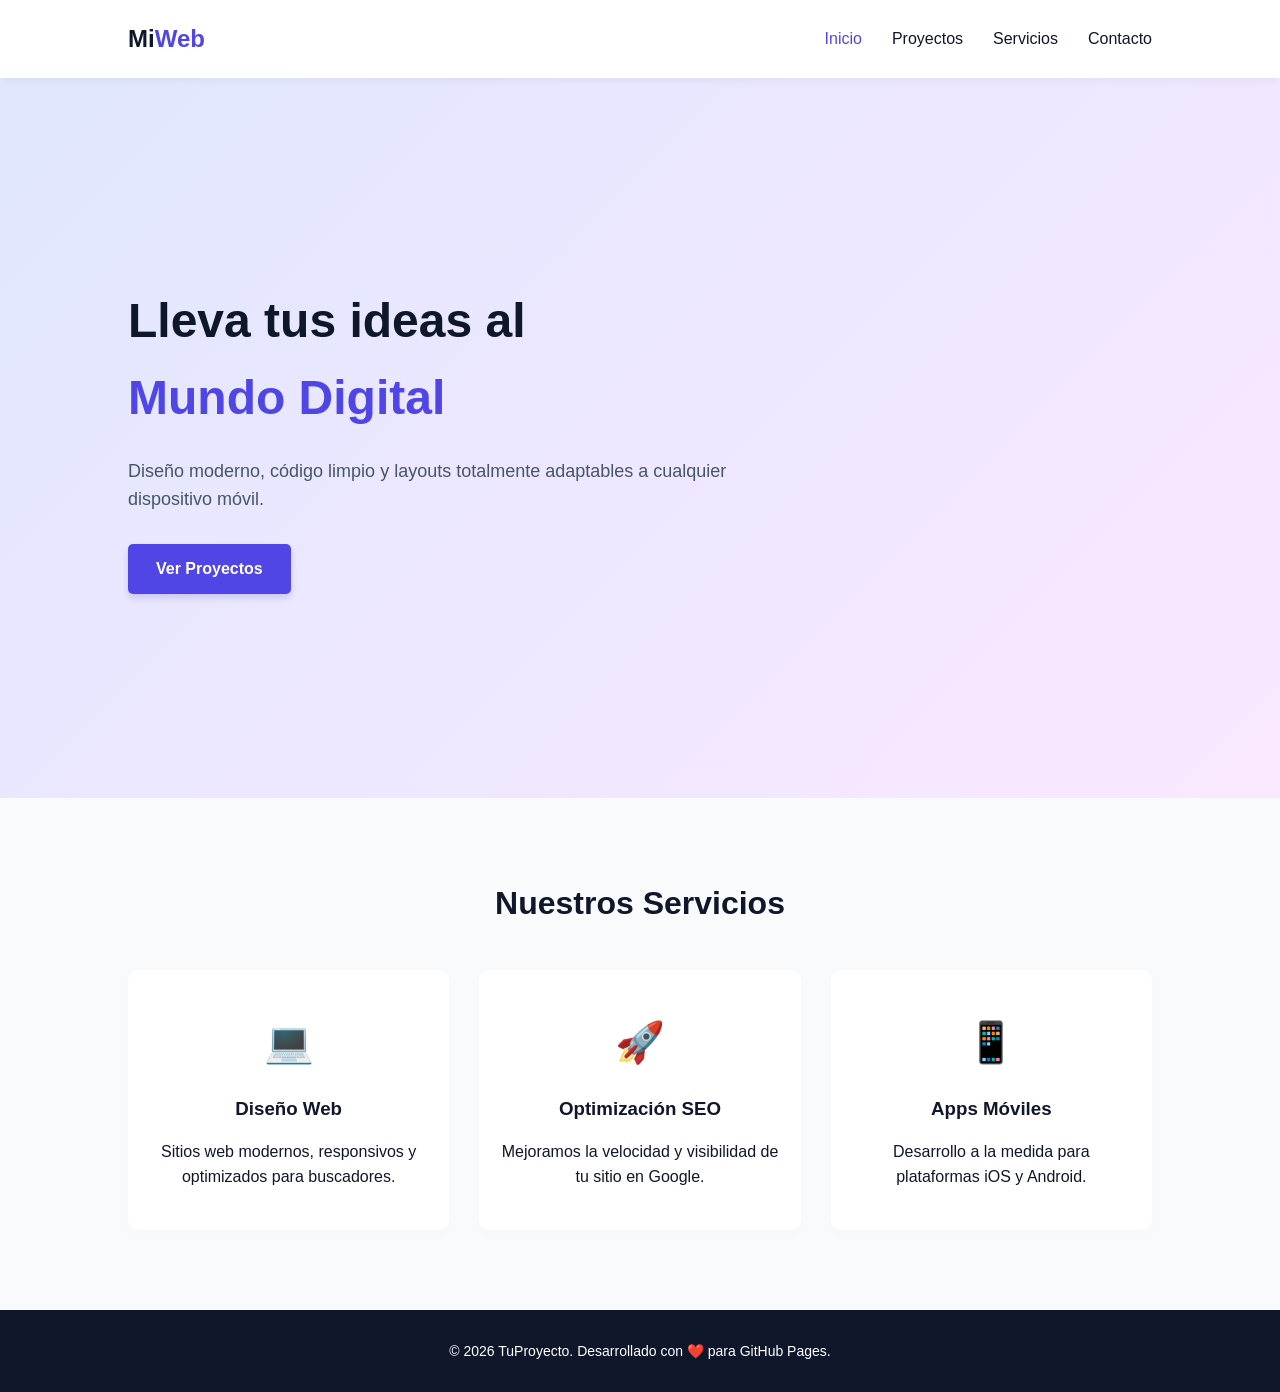
<file: index.html>
<!DOCTYPE html>
<html lang="es">
<head>
    <meta charset="UTF-8">
    <meta name="viewport" content="width=device-width, initial-scale=1.0">
    <title>Proyecto Web Profesional</title>
    <!-- Conexión con el archivo de estilos externos -->
    <link rel="stylesheet" href="styles.css">
</head>
<body>

    <!-- CABECERA Y NAVEGACIÓN -->
    <header class="main-header">
        <div class="logo">
            <h2>Mi<span>Web</span></h2>
        </div>
        
        <!-- Botón para menú móvil (Hamburguesa) -->
        <button class="menu-toggle" id="mobile-menu" aria-label="Abrir menú">
            <span class="bar"></span>
            <span class="bar"></span>
            <span class="bar"></span>
        </button>

        <nav class="navbar">
            <ul class="nav-links">
                <li><a href="#inicio" class="active">Inicio</a></li>
                <li><a href="#proyectos">Proyectos</a></li>
                <li><a href="#servicios">Servicios</a></li>
                <li><a href="#contacto">Contacto</a></li>
            </ul>
        </nav>
    </header>

    <!-- SECCIÓN HERO (Presentación de impacto) -->
    <section id="inicio" class="hero-section">
        <div class="hero-content">
            <h1>Lleva tus ideas al <br><span>Mundo Digital</span></h1>
            <p>Diseño moderno, código limpio y layouts totalmente adaptables a cualquier dispositivo móvil.</p>
            <a href="#proyectos" class="btn-primary">Ver Proyectos</a>
        </div>
    </section>

    <!-- SECCIÓN CONTENIDO (Tarjetas de Servicios) -->
    <section id="servicios" class="services-section">
        <h2 class="section-title">Nuestros Servicios</h2>
        <div class="cards-grid">
            <div class="card">
                <div class="card-icon">💻</div>
                <h3>Diseño Web</h3>
                <p>Sitios web modernos, responsivos y optimizados para buscadores.</p>
            </div>
            <div class="card">
                <div class="card-icon">🚀</div>
                <h3>Optimización SEO</h3>
                <p>Mejoramos la velocidad y visibilidad de tu sitio en Google.</p>
            </div>
            <div class="card">
                <div class="card-icon">📱</div>
                <h3>Apps Móviles</h3>
                <p>Desarrollo a la medida para plataformas iOS y Android.</p>
            </div>
        </div>
    </section>

    <!-- PIE DE PÁGINA -->
    <footer class="main-footer">
        <p>&copy; 2026 TuProyecto. Desarrollado con ❤️ para GitHub Pages.</p>
    </footer>

    <!-- Conexión con el archivo de lógica e interactividad -->
    <script src="script.js"></script>
</body>
</html>
</file>
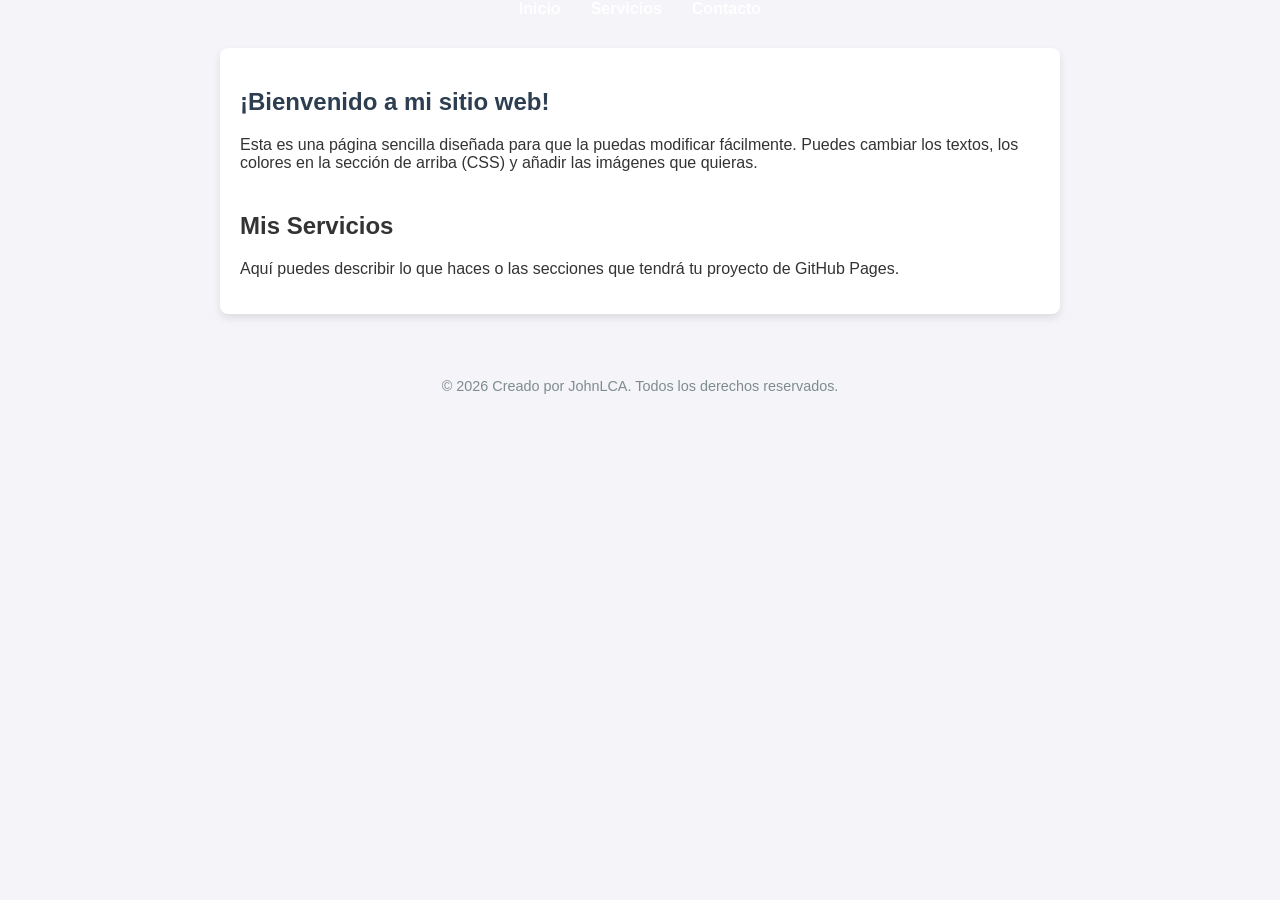
<file: README.html>
<!DOCTYPE html>
<html lang="es">
<head>
    <meta charset="UTF-8">
    <meta name="viewport" content="width=device-width, initial-scale=1.0">
    <title>Mi Primera Página Web</title>
    <style>
        /* --- ESTILOS CSS (Diseño y colores) --- */
        body {
            font-family: Arial, sans-serif;
            margin: 0;
            padding: 0;
            background-color: #f4f4f9;
            color: #333;
        }

        Estilo del Menú de Navegación 
        nav {
            background-color: #2c3e50; /* Color de fondo del menú */
            padding: 15px;
        }

        nav ul {
            list-style-type: none; /* Quita los puntitos de la lista */
            margin: 0;
            padding: 0;
            display: flex; /* Pone el menú en línea horizontal */
            justify-content: center; /* Centra el menú */
        }

        nav li {
            margin: 0 15px;
        }

        nav a {
            color: white;
            text-decoration: none; /* Quita el subrayado de los links */
            font-weight: bold;
        }

        nav a:hover {
            color: #1abc9c; /* Color que cambia al pasar el ratón */
        }

        /* Estilo del Contenido Principal */
        .container {
            max-width: 800px;
            margin: 30px auto;
            padding: 20px;
            background-color: white;
            border-radius: 8px;
            box-shadow: 0 4px 8px rgba(0,0,0,0.1);
        }

        h1 {
            color: #2c3e50;
        }

        footer {
            text-align: center;
            padding: 20px;
            font-size: 0.9em;
            color: #7f8c8d;
        }
    </style>
</head>
<body>

    <!-- MENÚ DE NAVEGACIÓN -->
    <nav>
        <ul>
            <li><a href="#inicio">Inicio</a></li>
            <li><a href="#servicios">Servicios</a></li>
            <li><a href="#contacto">Contacto</a></li>
        </ul>
    </nav>

    <!-- CONTENIDO PRINCIPAL -->
    <div class="container">
        <section id="inicio">
            <h1>¡Bienvenido a mi sitio web!</h1>
            <p>Esta es una página sencilla diseñada para que la puedas modificar fácilmente. Puedes cambiar los textos, los colores en la sección de arriba (CSS) y añadir las imágenes que quieras.</p>
        </section>

        <section id="servicios" style="margin-top: 40px;">
            <h2>Mis Servicios</h2>
            <p>Aquí puedes describir lo que haces o las secciones que tendrá tu proyecto de GitHub Pages.</p>
        </section>
    </div>

    <!-- PIE DE PÁGINA -->
    <footer>
        <p>© 2026 Creado por JohnLCA. Todos los derechos reservados.</p>
    </footer>

</body>
</html>
</file>
<file: styles.css>
/* --- VARIABLES DE COLOR (Modifícalas aquí para cambiar toda la web) --- */
:root {
    --primary-color: #4f46e5;    /* Morado/Azul moderno */
    --secondary-color: #06b6d4;  /* Cyan */
    --dark-color: #0f172a;       /* Fondo oscuro/texto */
    --light-color: #f8fafc;      /* Fondo claro */
    --white: #ffffff;
    --transition: all 0.3s ease;
}

/* --- ESTILOS GENERALES --- */
* {
    margin: 0;
    padding: 0;
    box-sizing: border-box;
}

html {
    scroll-behavior: smooth; /* Desplazamiento suave al hacer clic en el menú */
}

body {
    font-family: 'Segoe UI', Tahoma, Geneva, Verdana, sans-serif;
    line-height: 1.6;
    background-color: var(--light-color);
    color: var(--dark-color);
}

span {
    color: var(--primary-color);
}

/* --- CABECERA Y MENÚ --- */
.main-header {
    background-color: var(--white);
    display: flex;
    justify-content: space-between;
    align-items: center;
    padding: 20px 10%;
    position: sticky;
    top: 0;
    z-index: 100;
    box-shadow: 0 2px 10px rgba(0,0,0,0.05);
}

.logo h2 {
    font-size: 24px;
    font-weight: 700;
}

.nav-links {
    display: flex;
    list-style: none;
}

.nav-links li {
    margin-left: 30px;
}

.nav-links a {
    text-decoration: none;
    color: var(--dark-color);
    font-weight: 500;
    transition: var(--transition);
}

.nav-links a:hover, .nav-links a.active {
    color: var(--primary-color);
}

/* --- MENÚ MÓVIL (Hamburguesa) --- */
.menu-toggle {
    display: none;
    flex-direction: column;
    cursor: pointer;
    background: transparent;
    border: none;
}

.menu-toggle .bar {
    width: 25px;
    height: 3px;
    background-color: var(--dark-color);
    margin: 4px 0;
    transition: var(--transition);
}

/* --- SECCIÓN HERO --- */
.hero-section {
    min-height: 80vh;
    display: flex;
    align-items: center;
    padding: 0 10%;
    background: linear-gradient(135deg, #e0e7ff 0%, #fae8ff 100%);
}

.hero-content {
    max-width: 600px;
}

.hero-content h1 {
    font-size: 48px;
    margin-bottom: 20px;
    color: var(--dark-color);
}

.hero-content p {
    font-size: 18px;
    margin-bottom: 30px;
    color: #475569;
}

.btn-primary {
    display: inline-block;
    padding: 12px 28px;
    background-color: var(--primary-color);
    color: var(--white);
    text-decoration: none;
    border-radius: 5px;
    font-weight: 600;
    box-shadow: 0 4px 6px rgba(79, 70, 229, 0.2);
    transition: var(--transition);
}

.btn-primary:hover {
    background-color: #4338ca;
    transform: translateY(-2px);
}

/* --- SECCIÓN SERVICIOS (TARJETAS) --- */
.services-section {
    padding: 80px 10%;
    text-align: center;
}

.section-title {
    font-size: 32px;
    margin-bottom: 40px;
    position: relative;
}

.cards-grid {
    display: grid;
    grid-template-columns: repeat(auto-fit, minmax(250px, 1fr));
    gap: 30px;
}

.card {
    background-color: var(--white);
    padding: 40px 20px;
    border-radius: 10px;
    box-shadow: 0 4px 15px rgba(0,0,0,0.02);
    transition: var(--transition);
}

.card:hover {
    transform: translateY(-5px);
    box-shadow: 0 10px 25px rgba(0,0,0,0.08);
}

.card-icon {
    font-size: 40px;
    margin-bottom: 20px;
}

.card h3 {
    margin-bottom: 15px;
}

/* --- FOOTER --- */
.main-footer {
    background-color: var(--dark-color);
    color: var(--white);
    text-align: center;
    padding: 30px;
    font-size: 14px;
}

/* --- RESPONSIVE (Estilos para Celulares) --- */
@media (max-width: 768px) {
    .menu-toggle {
        display: flex; /* Muestra la hamburguesa */
    }

    .navbar {
        display: none; /* Esconde el menú por defecto */
        position: absolute;
        top: 75px;
        left: 0;
        width: 100%;
        background-color: var(--white);
        box-shadow: 0 5px 10px rgba(0,0,0,0.1);
    }

    .navbar.active {
        display: block; /* El script de JS activará esto */
    }

    .nav-links {
        flex-direction: column;
        width: 100%;
    }

    .nav-links li {
        margin: 20px 0;
        text-align: center;
    }
}
</file>
